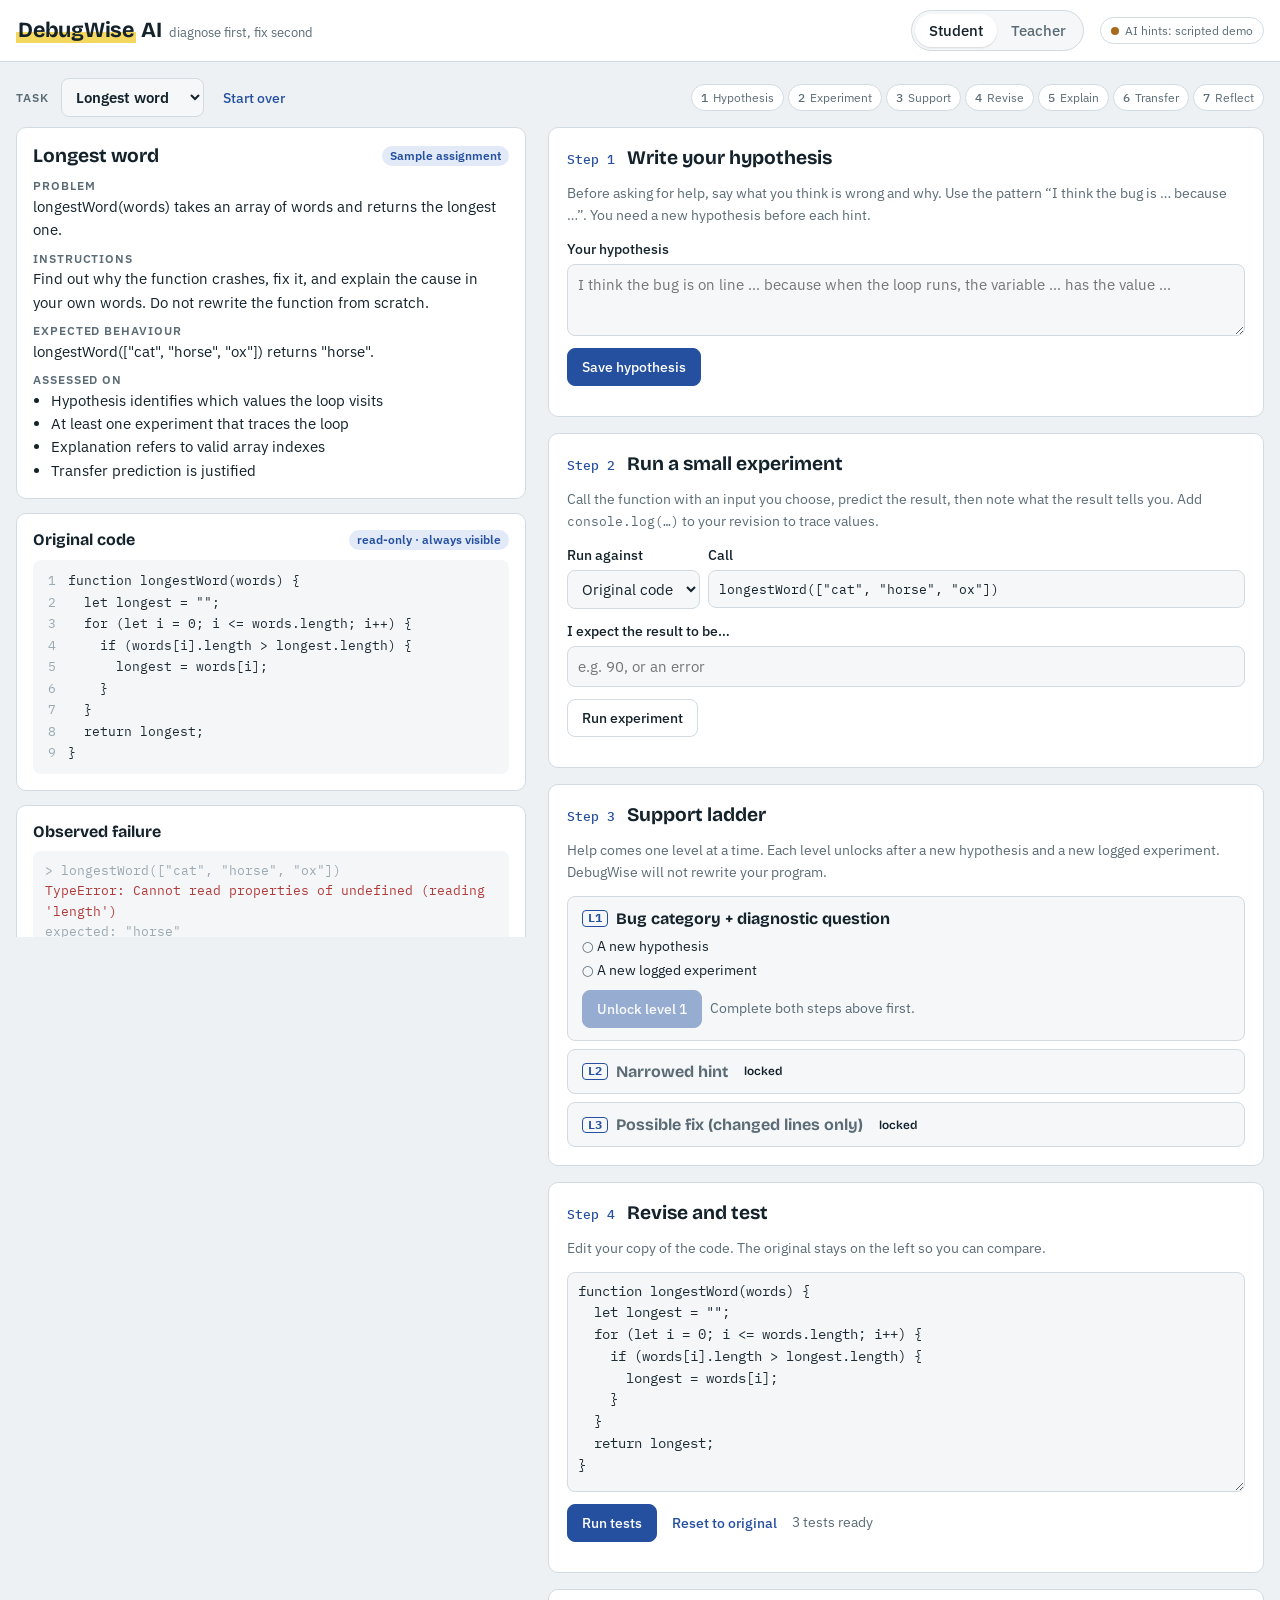
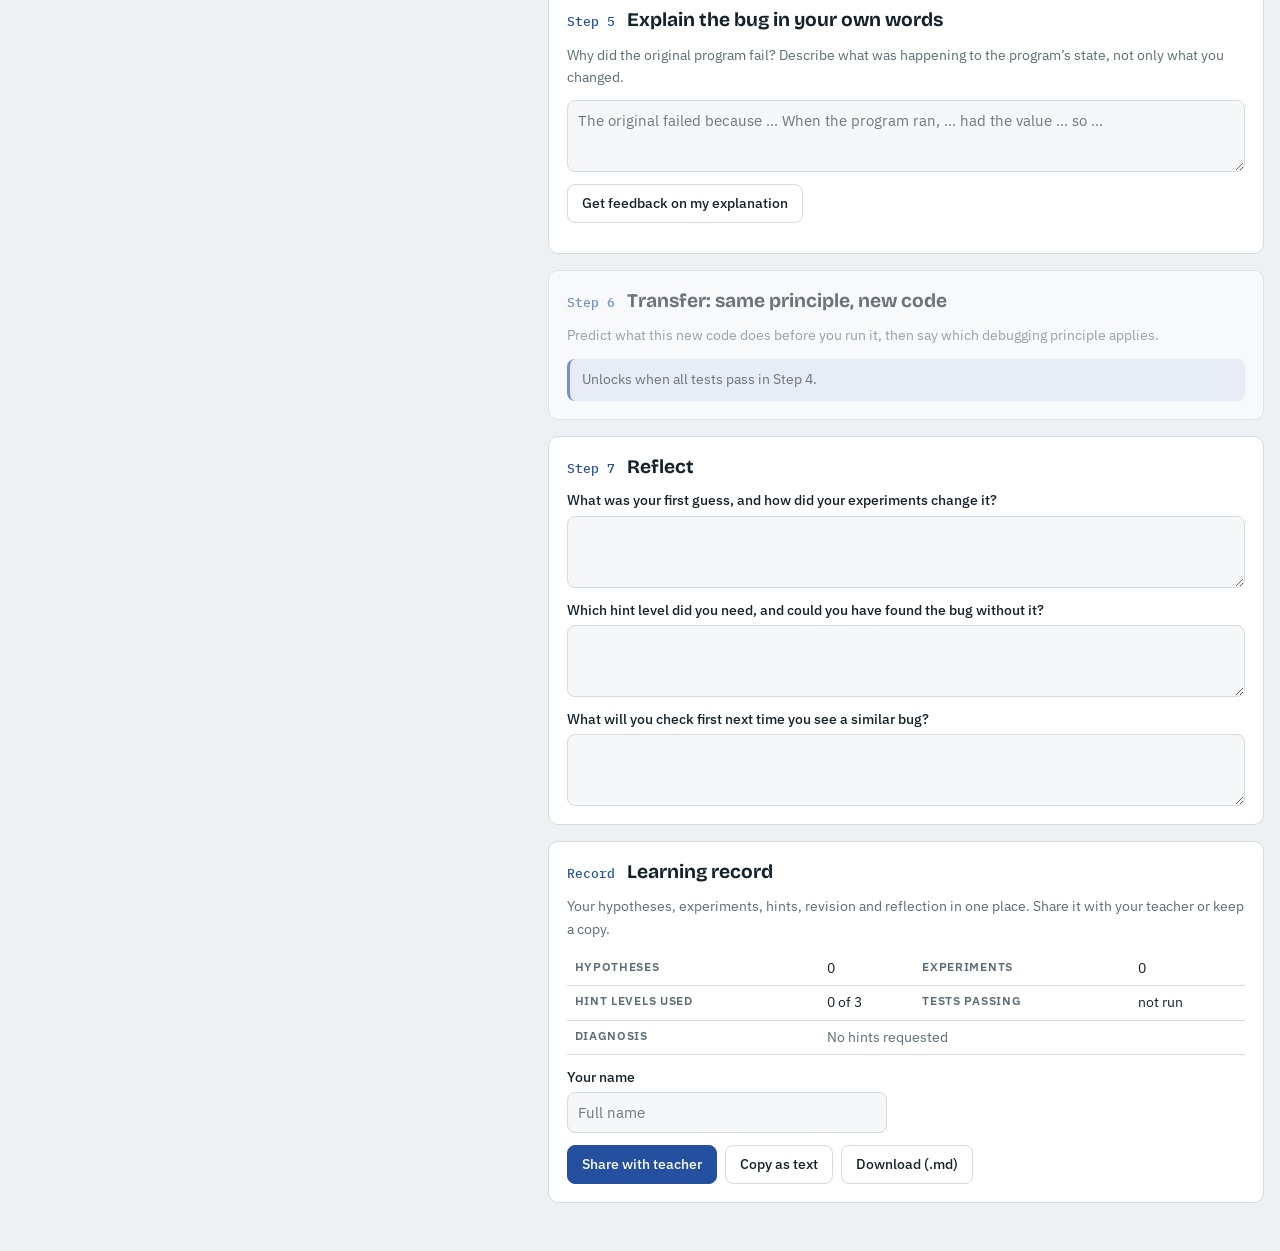
<file: legacy/debugwise-v1-offline.html>
<!doctype html>
<html lang="en"><head><meta charset="utf-8"><meta name="viewport" content="width=device-width,initial-scale=1">
<style>[hidden]{display:none!important}</style></head><body>
<title>DebugWise AI</title>
<link rel="preconnect" href="https://fonts.googleapis.com">
<link rel="preconnect" href="https://fonts.gstatic.com" crossorigin>
<link rel="stylesheet" href="https://fonts.googleapis.com/css2?family=Bricolage+Grotesque:opsz,wght@12..96,600;12..96,700&family=IBM+Plex+Mono:wght@400;500&family=IBM+Plex+Sans:wght@400;500;600&display=swap">
<style>
/* Layout: lab-notebook workspace. Evidence column (brief, original code, failure) stays pinned on the left; the debugging workflow runs down the right. */
:root{
  --bg:#EDF1F4; --surface:#FFFFFF; --sunken:#F5F7F9; --ink:#14222B; --muted:#5B6C76; --line:#D2DBE1;
  --accent:#2550A0; --accent-soft:#E3EAF7; --marker:#F3D75E; --marker-soft:#FBF1C4;
  --ok:#2C7A4B; --ok-soft:#DFF1E6; --warn:#A8691A; --warn-soft:#FBEBD3; --bad:#B23A3A; --bad-soft:#F8E1E1;
  --code-bg:#F4F6F8; --code-ink:#1C2B34; --ln:#9AA9B2;
  --f-display:"Bricolage Grotesque", "Avenir Next", system-ui, sans-serif;
  --f-body:"IBM Plex Sans", "Segoe UI", system-ui, sans-serif;
  --f-mono:"IBM Plex Mono", ui-monospace, Menlo, Consolas, monospace;
  --r:8px;
}
@media (prefers-color-scheme: dark){:root:not([data-theme="light"]){
  --bg:#0F161B; --surface:#162028; --sunken:#121B21; --ink:#E2E9ED; --muted:#93A3AD; --line:#2A3843;
  --accent:#86A8EC; --accent-soft:#1E2C45; --marker:#D6B843; --marker-soft:#3A3318;
  --ok:#6CC892; --ok-soft:#173326; --warn:#E3A857; --warn-soft:#3A2A14; --bad:#EE8080; --bad-soft:#3D1D1F;
  --code-bg:#0C1317; --code-ink:#D6E0E6; --ln:#5A6A74; color-scheme:dark}}
:root[data-theme="dark"]{
  --bg:#0F161B; --surface:#162028; --sunken:#121B21; --ink:#E2E9ED; --muted:#93A3AD; --line:#2A3843;
  --accent:#86A8EC; --accent-soft:#1E2C45; --marker:#D6B843; --marker-soft:#3A3318;
  --ok:#6CC892; --ok-soft:#173326; --warn:#E3A857; --warn-soft:#3A2A14; --bad:#EE8080; --bad-soft:#3D1D1F;
  --code-bg:#0C1317; --code-ink:#D6E0E6; --ln:#5A6A74; color-scheme:dark}
*{box-sizing:border-box}
body{background:var(--bg);color:var(--ink);font-family:var(--f-body);font-size:15px;line-height:1.55;margin:0}
h1,h2,h3{font-family:var(--f-display);text-wrap:balance;margin:0;line-height:1.2}
h2{font-size:1.2rem}
h3{font-size:1rem}
p{margin:0}
button,input,select,textarea{font:inherit;color:inherit}
:focus-visible{outline:2px solid var(--accent);outline-offset:2px}
.wrap{max-width:1320px;margin:0 auto;padding-inline:16px}
.label{font-size:.72rem;letter-spacing:.08em;text-transform:uppercase;color:var(--muted);font-weight:600}
.muted{color:var(--muted)}
.small{font-size:.85rem}
code,.mono{font-family:var(--f-mono);font-size:.88em}

/* top bar */
.top{position:sticky;top:env(safe-area-inset-top,0px);z-index:5;background:var(--surface);border-bottom:1px solid var(--line)}
.top .wrap{display:flex;align-items:center;gap:16px;flex-wrap:wrap;padding-block:10px}
.brand{display:flex;align-items:baseline;gap:8px;margin-right:auto}
.brand h1{font-size:1.35rem;letter-spacing:-.01em}
.brand h1 span{background:linear-gradient(transparent 58%,var(--marker) 58%);padding:0 2px}
.brand small{color:var(--muted);font-size:.8rem}
.seg{display:inline-flex;border:1px solid var(--line);border-radius:999px;padding:3px;background:var(--sunken)}
.seg button{border:0;background:none;padding:5px 14px;border-radius:999px;cursor:pointer;font-weight:500;color:var(--muted)}
.seg button[aria-pressed="true"]{background:var(--surface);color:var(--ink);box-shadow:0 1px 2px rgba(0,0,0,.12)}
.pill{display:inline-flex;align-items:center;gap:6px;font-size:.78rem;padding:3px 10px;border-radius:999px;border:1px solid var(--line);color:var(--muted);white-space:nowrap}
.pill .dot{width:8px;height:8px;border-radius:50%;background:var(--ln)}
.pill.live .dot{background:var(--ok)}
.pill.demo .dot{background:var(--warn)}

/* buttons & fields */
.btn{border:1px solid var(--line);background:var(--surface);padding:7px 14px;border-radius:var(--r);cursor:pointer;font-weight:500;font-size:.9rem;white-space:nowrap}
.btn:hover{border-color:var(--muted)}
.btn.primary{background:var(--accent);border-color:var(--accent);color:var(--surface)}
.btn.primary:hover{filter:brightness(1.08)}
.btn.ghost{background:none;border-color:transparent;color:var(--accent);padding-inline:6px}
.btn:disabled{opacity:.45;cursor:not-allowed;filter:none}
textarea,input[type=text],select{width:100%;background:var(--sunken);border:1px solid var(--line);border-radius:var(--r);padding:8px 10px}
textarea{resize:vertical;min-height:72px}
textarea.code{font-family:var(--f-mono);font-size:.85rem;line-height:1.6;min-height:220px;background:var(--code-bg);color:var(--code-ink);tab-size:2;white-space:pre;overflow:auto}
.field{display:grid;gap:4px}
.field>span{font-size:.85rem;font-weight:500}
.row{display:flex;gap:8px;flex-wrap:wrap;align-items:center}
.row>.grow{flex:1 1 220px;min-width:0}

/* student layout */
.taskbar{display:flex;gap:12px;align-items:center;flex-wrap:wrap;padding-block:16px 10px}
.taskbar select{width:auto;min-width:0;max-width:100%;font-weight:600}
.steps{display:flex;gap:4px;flex-wrap:wrap;margin-left:auto}
.steps a{display:inline-flex;align-items:center;gap:5px;font-size:.78rem;padding:3px 9px;border-radius:999px;border:1px solid var(--line);color:var(--muted);text-decoration:none;background:var(--surface)}
.steps a b{font-family:var(--f-mono);font-weight:500}
.steps a.done{border-color:var(--ok);color:var(--ok);background:var(--ok-soft)}
.grid{display:grid;grid-template-columns:minmax(0,5fr) minmax(0,7fr);gap:20px;align-items:start;padding-bottom:48px}
@media (max-width:920px){.grid{grid-template-columns:minmax(0,1fr)}}
.evidence{position:sticky;top:calc(env(safe-area-inset-top,0px) + 70px);display:grid;gap:14px;max-height:calc(100vh - 90px);overflow:auto;padding-right:2px}
@media (max-width:920px){.evidence{position:static;max-height:none}}
.panel{background:var(--surface);border:1px solid var(--line);border-radius:10px;padding:16px;display:grid;gap:10px;min-width:0}
.brief dl{display:grid;gap:8px;margin:0}
.brief dt{font-size:.72rem;letter-spacing:.08em;text-transform:uppercase;color:var(--muted);font-weight:600}
.brief dd{margin:0}
.brief ul{margin:0;padding-left:18px}
.codeview{background:var(--code-bg);color:var(--code-ink);border-radius:var(--r);font-family:var(--f-mono);font-size:.84rem;line-height:1.6;overflow-x:auto;padding:10px 0;margin:0}
.codeview .ln{display:flex;white-space:pre;padding-right:12px}
.codeview .ln i{font-style:normal;color:var(--ln);width:2.6em;text-align:right;padding-right:12px;flex:none;user-select:none}
.term{background:var(--code-bg);color:var(--code-ink);border-radius:var(--r);font-family:var(--f-mono);font-size:.82rem;padding:10px 12px;white-space:pre-wrap;word-break:break-word;margin:0}
.term .err{color:var(--bad)}
.term .okc{color:var(--ok)}
.term .dim{color:var(--ln)}

.flow{display:grid;gap:16px;min-width:0}
.step{background:var(--surface);border:1px solid var(--line);border-radius:10px;padding:18px;display:grid;gap:12px;min-width:0;scroll-margin-top:90px}
.step header{display:flex;gap:12px;align-items:baseline;flex-wrap:wrap}
.step header .num{font-family:var(--f-mono);font-size:.8rem;color:var(--accent);font-weight:500}
.step header p{flex-basis:100%;color:var(--muted);font-size:.9rem}
.step.locked{opacity:.6}
.log{list-style:none;margin:0;padding:0;display:grid;gap:8px}
.log li{border-left:3px solid var(--line);padding:4px 0 4px 10px;font-size:.9rem}
.log li.hyp{border-color:var(--marker)}
.log li .meta{font-size:.75rem;color:var(--muted)}
.hl{background:var(--marker-soft);padding:0 3px;border-radius:3px}

/* ladder */
.ladder{display:grid;gap:8px}
.rung{border:1px solid var(--line);border-radius:var(--r);padding:12px 14px;display:grid;gap:8px;background:var(--sunken)}
.rung.open{background:var(--surface);border-color:var(--accent)}
.rung h3{display:flex;gap:8px;align-items:center;flex-wrap:wrap}
.rung h3 .lvl{font-family:var(--f-mono);font-size:.75rem;color:var(--accent);border:1px solid currentColor;border-radius:4px;padding:0 5px}
.checks{list-style:none;padding:0;margin:0;display:grid;gap:3px;font-size:.86rem}
.checks li::before{content:"○ ";color:var(--muted)}
.checks li.met::before{content:"● ";color:var(--ok)}
.checks li.met{color:var(--ok)}
.chip{display:inline-flex;align-items:center;font-size:.74rem;font-weight:600;padding:1px 8px;border-radius:999px;white-space:nowrap}
.chip.ok{background:var(--ok-soft);color:var(--ok)}
.chip.warn{background:var(--warn-soft);color:var(--warn)}
.chip.bad{background:var(--bad-soft);color:var(--bad)}
.chip.info{background:var(--accent-soft);color:var(--accent)}
.notice{border-radius:var(--r);padding:10px 12px;font-size:.88rem}
.notice.warn{background:var(--warn-soft);color:var(--ink);border-left:3px solid var(--warn)}
.notice.info{background:var(--accent-soft);border-left:3px solid var(--accent)}
.notice.bad{background:var(--bad-soft);border-left:3px solid var(--bad)}
.notice.ok{background:var(--ok-soft);border-left:3px solid var(--ok)}

table{border-collapse:collapse;width:100%;font-size:.86rem}
th,td{text-align:left;padding:6px 8px;border-bottom:1px solid var(--line);vertical-align:top}
th{font-size:.72rem;letter-spacing:.06em;text-transform:uppercase;color:var(--muted);font-weight:600}
td.mono{font-family:var(--f-mono);font-size:.82rem;word-break:break-word}
.scroll-x{overflow-x:auto}

/* teacher */
.tabs{display:flex;gap:4px;border-bottom:1px solid var(--line);margin-block:16px 16px;flex-wrap:wrap}
.tabs button{border:0;background:none;padding:8px 14px;cursor:pointer;color:var(--muted);font-weight:500;border-bottom:2px solid transparent;margin-bottom:-1px}
.tabs button[aria-selected="true"]{color:var(--ink);border-color:var(--accent)}
.stats{display:grid;grid-template-columns:repeat(auto-fit,minmax(150px,1fr));gap:10px;margin-bottom:16px}
.stat{background:var(--surface);border:1px solid var(--line);border-radius:10px;padding:12px 14px}
.stat b{display:block;font-family:var(--f-display);font-size:1.6rem;font-variant-numeric:tabular-nums}
.tgrid{display:grid;grid-template-columns:minmax(0,4fr) minmax(0,7fr);gap:20px;align-items:start;padding-bottom:48px}
@media (max-width:920px){.tgrid{grid-template-columns:minmax(0,1fr)}}
.reclist{display:grid;gap:8px}
.rec{background:var(--surface);border:1px solid var(--line);border-radius:10px;padding:12px 14px;text-align:left;cursor:pointer;display:grid;gap:6px;width:100%}
.rec[aria-current="true"]{border-color:var(--accent);box-shadow:0 0 0 1px var(--accent)}
.rec .top-line{display:flex;justify-content:space-between;gap:8px;flex-wrap:wrap}
.rec .chips{display:flex;gap:4px;flex-wrap:wrap}
.timeline{list-style:none;margin:0;padding:0;display:grid;gap:10px}
.timeline li{display:grid;grid-template-columns:62px minmax(0,1fr);gap:10px;font-size:.9rem}
.timeline .t{font-family:var(--f-mono);font-size:.78rem;color:var(--muted);padding-top:2px}
.timeline .kind{font-size:.72rem;letter-spacing:.06em;text-transform:uppercase;font-weight:600}
.k-hyp{color:var(--warn)} .k-exp{color:var(--accent)} .k-hint{color:var(--bad)} .k-test{color:var(--ok)}
.two{display:grid;grid-template-columns:minmax(0,1fr) minmax(0,1fr);gap:12px}
@media (max-width:640px){.two{grid-template-columns:minmax(0,1fr)}}
.toast{position:fixed;left:50%;bottom:calc(20px + env(safe-area-inset-bottom,0px));transform:translateX(-50%);background:var(--ink);color:var(--bg);padding:9px 16px;border-radius:999px;font-size:.88rem;z-index:20}
.example-tag{font-size:.7rem;font-weight:600;color:var(--muted);border:1px dashed var(--muted);border-radius:4px;padding:0 5px}
@media (prefers-reduced-motion:no-preference){.rung.open{animation:rise .25s ease-out}@keyframes rise{from{transform:translateY(4px)}to{transform:none}}}
</style>

<header class="top">
  <div class="wrap">
    <div class="brand"><h1><span>DebugWise</span> AI</h1><small>diagnose first, fix second</small></div>
    <div class="seg" role="group" aria-label="View as">
      <button id="roleStudent" aria-pressed="true">Student</button>
      <button id="roleTeacher" aria-pressed="false">Teacher</button>
    </div>
    <span class="pill" id="aiPill" title="Where hints come from"><span class="dot"></span><span id="aiPillText">Connecting to Claude…</span></span>
  </div>
</header>

<!-- ============ STUDENT VIEW ============ -->
<main id="studentView" class="wrap">
  <div class="taskbar">
    <label class="label" for="taskSel">Task</label>
    <select id="taskSel"></select>
    <button class="btn ghost small" id="resetTask">Start over</button>
    <nav class="steps" id="steps" aria-label="Progress"></nav>
  </div>

  <div class="grid">
    <aside class="evidence" aria-label="Evidence">
      <section class="panel brief" id="brief"></section>
      <section class="panel">
        <div class="row" style="justify-content:space-between"><h3>Original code</h3><span class="chip info">read-only · always visible</span></div>
        <pre class="codeview" id="origCode"></pre>
      </section>
      <section class="panel">
        <h3>Observed failure</h3>
        <pre class="term" id="failOut">Running…</pre>
      </section>
    </aside>

    <div class="flow">
      <section class="step" id="s1">
        <header><span class="num">Step 1</span><h2>Write your hypothesis</h2>
          <p>Before asking for help, say what you think is wrong and why. Use the pattern “I think the bug is … because …”. You need a new hypothesis before each hint.</p></header>
        <label class="field"><span>Your hypothesis</span>
          <textarea id="hypText" placeholder="I think the bug is on line … because when the loop runs, the variable … has the value …"></textarea></label>
        <div class="row"><button class="btn primary" id="hypSave">Save hypothesis</button><span class="small muted" id="hypMsg"></span></div>
        <ol class="log" id="hypList"></ol>
      </section>

      <section class="step" id="s2">
        <header><span class="num">Step 2</span><h2>Run a small experiment</h2>
          <p>Call the function with an input you choose, predict the result, then note what the result tells you. Add <code>console.log(…)</code> to your revision to trace values.</p></header>
        <div class="row">
          <label class="field" style="flex:0 0 auto"><span>Run against</span>
            <select id="expTarget"><option value="orig">Original code</option><option value="rev">My revision</option></select></label>
          <label class="field grow"><span>Call</span><input type="text" id="expCall" class="mono" spellcheck="false"></label>
        </div>
        <label class="field"><span>I expect the result to be…</span><input type="text" id="expExpect" placeholder="e.g. 90, or an error"></label>
        <div class="row"><button class="btn" id="expRun">Run experiment</button></div>
        <pre class="term" id="expOut" hidden></pre>
        <div id="expNoteWrap" hidden class="field">
          <label class="field"><span>What does this result tell you?</span>
            <textarea id="expNote" placeholder="The result was … which means …"></textarea></label>
          <div class="row"><button class="btn primary" id="expLog">Log experiment</button><span class="small muted" id="expMsg"></span></div>
        </div>
        <ol class="log" id="expList"></ol>
      </section>

      <section class="step" id="s3">
        <header><span class="num">Step 3</span><h2>Support ladder</h2>
          <p>Help comes one level at a time. Each level unlocks after a new hypothesis and a new logged experiment. DebugWise will not rewrite your program.</p></header>
        <div class="ladder" id="ladder"></div>
      </section>

      <section class="step" id="s4">
        <header><span class="num">Step 4</span><h2>Revise and test</h2>
          <p>Edit your copy of the code. The original stays on the left so you can compare.</p></header>
        <textarea class="code" id="revCode" spellcheck="false" aria-label="Revised code"></textarea>
        <div class="row"><button class="btn primary" id="runTests">Run tests</button><button class="btn ghost" id="revReset">Reset to original</button><span class="small muted" id="testSummary"></span></div>
        <div class="scroll-x" id="testOut"></div>
      </section>

      <section class="step" id="s5">
        <header><span class="num">Step 5</span><h2>Explain the bug in your own words</h2>
          <p>Why did the original program fail? Describe what was happening to the program’s state, not only what you changed.</p></header>
        <textarea id="explText" placeholder="The original failed because … When the program ran, … had the value … so …"></textarea>
        <div class="row"><button class="btn" id="explCheck">Get feedback on my explanation</button><span class="small muted" id="explMsg"></span></div>
        <div id="explFb"></div>
      </section>

      <section class="step" id="s6">
        <header><span class="num">Step 6</span><h2>Transfer: same principle, new code</h2>
          <p>Predict what this new code does before you run it, then say which debugging principle applies.</p></header>
        <div id="transferBody"></div>
      </section>

      <section class="step" id="s7">
        <header><span class="num">Step 7</span><h2>Reflect</h2></header>
        <label class="field"><span>What was your first guess, and how did your experiments change it?</span><textarea id="ref1"></textarea></label>
        <label class="field"><span>Which hint level did you need, and could you have found the bug without it?</span><textarea id="ref2"></textarea></label>
        <label class="field"><span>What will you check first next time you see a similar bug?</span><textarea id="ref3"></textarea></label>
      </section>

      <section class="step" id="s8">
        <header><span class="num">Record</span><h2>Learning record</h2>
          <p>Your hypotheses, experiments, hints, revision and reflection in one place. Share it with your teacher or keep a copy.</p></header>
        <div id="recordSummary"></div>
        <label class="field" style="max-width:320px"><span>Your name</span><input type="text" id="studentName" placeholder="Full name"></label>
        <div class="row">
          <button class="btn primary" id="shareRec">Share with teacher</button>
          <button class="btn" id="copyRec">Copy as text</button>
          <button class="btn" id="dlRec">Download (.md)</button>
          <span class="small muted" id="shareMsg"></span>
        </div>
        <textarea id="recFallback" hidden readonly class="code" style="min-height:160px"></textarea>
      </section>
    </div>
  </div>
</main>

<!-- ============ TEACHER VIEW ============ -->
<main id="teacherView" class="wrap" hidden>
  <div class="tabs" role="tablist">
    <button role="tab" id="tabRecords" aria-selected="true">Learning records</button>
    <button role="tab" id="tabTasks" aria-selected="false">Assignments</button>
  </div>

  <div id="paneRecords">
    <div class="stats" id="stats"></div>
    <div class="tgrid">
      <div>
        <div class="row" style="justify-content:space-between;margin-bottom:8px">
          <span class="label">Records</span>
          <label class="small row" style="gap:6px"><input type="checkbox" id="onlyFlagged"> Flagged only</label>
        </div>
        <div class="reclist" id="recList"></div>
      </div>
      <div id="recDetail"></div>
    </div>
  </div>

  <div id="paneTasks" hidden>
    <div class="tgrid">
      <div class="reclist" id="taskList"></div>
      <form class="panel" id="taskForm" autocomplete="off">
        <h2>New assignment</h2>
        <p class="small muted">Students open DebugWise, pick this task, and follow the same diagnose → experiment → revise → explain workflow. Code runs as JavaScript in the browser.</p>
        <label class="field"><span>Title</span><input type="text" id="tfTitle" required placeholder="e.g. Shopping cart total"></label>
        <label class="field"><span>Problem</span><textarea id="tfProblem" required placeholder="What the program is supposed to do."></textarea></label>
        <label class="field"><span>Instructions</span><textarea id="tfInstr" placeholder="What students should do and submit."></textarea></label>
        <label class="field"><span>Expected behaviour</span><input type="text" id="tfExpected" placeholder="e.g. cartTotal([2, 3.5]) returns 5.5"></label>
        <label class="field"><span>Assessment criteria (one per line)</span><textarea id="tfCriteria" placeholder="Hypothesis names the faulty state&#10;Explanation describes why the original failed"></textarea></label>
        <label class="field"><span>Buggy code</span><textarea id="tfCode" class="code" required spellcheck="false" style="min-height:160px"></textarea></label>
        <label class="field"><span>Tests (one per line: <code>call =&gt; expected JSON</code>)</span><textarea id="tfTests" class="mono" spellcheck="false" placeholder='cartTotal([2, 3.5]) => 5.5&#10;cartTotal([]) => 0'></textarea></label>
        <div class="row"><button class="btn primary" type="submit">Create assignment</button><span class="small muted" id="tfMsg"></span></div>
      </form>
    </div>
  </div>
</main>

<div class="toast" id="toast" hidden></div>

<script>
(() => {
"use strict";

/* ---------------- preset assignments ---------------- */
const PRESETS = [
  {
    id: "longest-word", title: "Longest word", preset: true,
    problem: "longestWord(words) takes an array of words and returns the longest one.",
    instructions: "Find out why the function crashes, fix it, and explain the cause in your own words. Do not rewrite the function from scratch.",
    expected: 'longestWord(["cat", "horse", "ox"]) returns "horse".',
    criteria: ["Hypothesis identifies which values the loop visits", "At least one experiment that traces the loop", "Explanation refers to valid array indexes", "Transfer prediction is justified"],
    code: 'function longestWord(words) {\n  let longest = "";\n  for (let i = 0; i <= words.length; i++) {\n    if (words[i].length > longest.length) {\n      longest = words[i];\n    }\n  }\n  return longest;\n}',
    demoCall: 'longestWord(["cat", "horse", "ox"])', demoExpect: "horse",
    tests: [{ call: 'longestWord(["cat", "horse", "ox"])', expect: "horse" }, { call: 'longestWord(["a"])', expect: "a" }, { call: 'longestWord(["hi", "hey"])', expect: "hey" }],
    scripted: {
      category: "Off-by-one / index out of range",
      misconception: "Treating words.length as the last valid index, when the last index is words.length - 1.",
      confidence: 0.92,
      keywords: ["<=", "length", "index", "off by one", "off-by-one", "undefined", "last", "bound", "past the end"],
      l1: "For an array of 3 words, which values of i does the loop visit? Which of those indexes actually hold a word?",
      l2: "Focus on the loop condition on line 3. Put console.log(i, words[i]) as the first line inside the loop in your revision, then run longestWord([\"cat\", \"horse\", \"ox\"]) against it. Look at the last line printed.",
      l3: "Line 3 → for (let i = 0; i < words.length; i++) {\nThe loop must stop at the last valid index, so use < instead of <=."
    },
    transfer: {
      code: 'function lastItem(list) {\n  return list[list.length];\n}',
      call: 'lastItem(["red", "green", "blue"])',
      question: 'What does lastItem(["red", "green", "blue"]) return? Why?'
    }
  },
  {
    id: "class-average", title: "Class average", preset: true,
    problem: "average(scores) returns the mean of an array of test scores.",
    instructions: "Work out why average() throws an error, fix it with the smallest change you can, and explain what the program state was when it failed.",
    expected: "average([80, 90, 100]) returns 90.",
    criteria: ["Hypothesis says where total exists and what value it holds", "Experiment traces total across iterations", "Explanation uses the idea of scope or re-initialisation", "Reflection names a check for next time"],
    code: 'function average(scores) {\n  let count = 0;\n  for (let i = 0; i < scores.length; i++) {\n    let total = 0;\n    total = total + scores[i];\n    count++;\n  }\n  return total / count;\n}',
    demoCall: "average([80, 90, 100])", demoExpect: 90,
    tests: [{ call: "average([80, 90, 100])", expect: 90 }, { call: "average([50])", expect: 50 }, { call: "average([70, 80])", expect: 75 }],
    scripted: {
      category: "Variable scope / accumulator placement",
      misconception: "Believing a variable declared inside a loop body keeps its value between passes and is still visible after the loop.",
      confidence: 0.86,
      keywords: ["scope", "inside the loop", "declared inside", "reset", "block", "not defined", "outside", "every time", "each time"],
      l1: "Where does total exist? Which lines of the program can see it, and what is its value at the start of each pass through the loop?",
      l2: "Look at lines 3–7. Trace total for scores [80, 90] by writing its value after each pass. Then check what the return on line 8 can actually see.",
      l3: "Move line 4 above the loop: declare let total = 0; before the for on line 3, and remove it from inside the loop.\nThe accumulator must be created once and must still exist when you return."
    },
    transfer: {
      code: 'function countPassed(scores) {\n  for (let i = 0; i < scores.length; i++) {\n    let passed = 0;\n    if (scores[i] >= 50) passed++;\n  }\n  return passed;\n}',
      call: "countPassed([40, 70, 90])",
      question: "What happens when you call countPassed([40, 70, 90])? Which part of your earlier fix applies here?"
    }
  },
  {
    id: "study-minutes", title: "Study minutes", preset: true,
    problem: "totalMinutes(entries) adds up study minutes typed into a form. Form fields always give back text.",
    instructions: "The total is wrong but nothing crashes. Find the cause, fix it, and explain the difference between what you expected and what the program did.",
    expected: 'totalMinutes(["30", "45", "20"]) returns 95.',
    criteria: ["Hypothesis considers the type of each value", "Experiment checks how + behaves", "Explanation names string concatenation vs addition", "Transfer prediction is justified"],
    code: 'function totalMinutes(entries) {\n  // entries come from a form, e.g. ["30", "45", "20"]\n  let total = 0;\n  for (const e of entries) {\n    total = total + e;\n  }\n  return total;\n}',
    demoCall: 'totalMinutes(["30", "45", "20"])', demoExpect: 95,
    tests: [{ call: 'totalMinutes(["30", "45", "20"])', expect: 95 }, { call: "totalMinutes([])", expect: 0 }, { call: 'totalMinutes(["5"])', expect: 5 }],
    scripted: {
      category: "Data types / implicit type coercion",
      misconception: "Assuming values from a form are numbers, and that + always means addition.",
      confidence: 0.88,
      keywords: ["string", "type", "concaten", "number", "coerc", "text", "join", "glue", "typeof"],
      l1: "What is the type of each item in entries? What does + do when one side is a string?",
      l2: "Try two experiments: totalMinutes([\"1\", \"2\"]) and a revision that logs typeof total inside the loop. Then look closely at line 5, where each entry is added to total.",
      l3: "Line 5 → total = total + Number(e);\nConvert each entry to a number before adding, so + means addition instead of joining text."
    },
    transfer: {
      code: 'function averageAge(ages) {\n  // ages come from a form, e.g. ["18", "20", "22"]\n  let sum = 0;\n  for (const a of ages) sum += a;\n  return sum / ages.length;\n}',
      call: 'averageAge(["18", "20", "22"])',
      question: 'What does averageAge(["18", "20", "22"]) return? It is not 20. Why?'
    }
  }
];

/* ---------------- storage ---------------- */
const store = {
  get(k, d) { try { const v = localStorage.getItem(k); return v ? JSON.parse(v) : d; } catch (e) { return d; } },
  set(k, v) { try { localStorage.setItem(k, JSON.stringify(v)); } catch (e) {} }
};
const K = { tasks: "dw.customTasks", prog: "dw.progress", recs: "dw.records", name: "dw.name", task: "dw.task" };

let customTasks = store.get(K.tasks, []);
let progressAll = store.get(K.prog, {});
let sharedRecs = store.get(K.recs, []);
const allTasks = () => PRESETS.concat(customTasks);
const taskById = id => allTasks().find(t => t.id === id);

let curTaskId = (() => {
  const h = (location.hash || "").slice(1);
  if (h && taskById(h)) return h;
  const s = store.get(K.task, null);
  return s && taskById(s) ? s : PRESETS[0].id;
})();

const blankProgress = task => ({
  startedAt: Date.now(), hypotheses: [], experiments: [], hints: [], revised: task.code,
  tests: null, testRuns: 0, explanation: "", explFeedback: null,
  transfer: { prediction: "", result: null, matched: "", why: "" },
  ref: { a: "", b: "", c: "" }, flags: [], diagnosis: null
});
const P = () => {
  if (!progressAll[curTaskId]) progressAll[curTaskId] = blankProgress(taskById(curTaskId));
  return progressAll[curTaskId];
};
const save = () => store.set(K.prog, progressAll);

/* ---------------- helpers ---------------- */
const $ = id => document.getElementById(id);
const esc = s => String(s == null ? "" : s).replace(/[&<>"']/g, c => ({ "&": "&amp;", "<": "&lt;", ">": "&gt;", '"': "&quot;", "'": "&#39;" }[c]));
const words = s => (s || "").trim().split(/\s+/).filter(Boolean).length;
const clock = t => { const d = new Date(t); return d.toLocaleTimeString([], { hour: "2-digit", minute: "2-digit" }); };
const since = (t, start) => { const s = Math.max(0, Math.round((t - start) / 1000)); return Math.floor(s / 60) + ":" + String(s % 60).padStart(2, "0"); };
function fmt(v) {
  if (typeof v === "string") return JSON.stringify(v);
  if (v === undefined) return "undefined";
  if (typeof v === "number" && isNaN(v)) return "NaN";
  if (typeof v === "function") return "[function]";
  try { return JSON.stringify(v); } catch (e) { return String(v); }
}
let toastT;
function toast(msg) { const t = $("toast"); t.textContent = msg; t.hidden = false; clearTimeout(toastT); toastT = setTimeout(() => t.hidden = true, 2600); }

/* ---------------- sandboxed JS runner (Web Worker, 2 s limit) ---------------- */
const WORKER_SRC = `
const fmt = ${fmt.toString()};
self.onmessage = (e) => {
  const { code, call } = e.data; const logs = [];
  const con = { log: (...a) => logs.push(a.map(x => typeof x === "string" ? x : fmt(x)).join(" ")) };
  con.error = con.log; con.warn = con.log; con.info = con.log;
  try {
    const fn = new Function("console", code + "\\n;return (" + call + ");");
    const v = fn(con);
    postMessage({ ok: true, value: fmt(v), logs });
  } catch (err) {
    postMessage({ ok: false, error: (err && err.name ? err.name + ": " + err.message : String(err)), logs });
  }
};`;
let workerURL = null;
try { workerURL = URL.createObjectURL(new Blob([WORKER_SRC], { type: "text/javascript" })); } catch (e) {}
function runCode(code, call) {
  return new Promise(resolve => {
    let w;
    try { w = new Worker(workerURL); } catch (e) {
      // Fallback without a worker: no infinite-loop protection.
      const logs = [];
      const con = { log: (...a) => logs.push(a.map(x => typeof x === "string" ? x : fmt(x)).join(" ")) };
      try { const v = new Function("console", code + "\n;return (" + call + ");")(con); resolve({ ok: true, value: fmt(v), logs }); }
      catch (err) { resolve({ ok: false, error: err.name + ": " + err.message, logs }); }
      return;
    }
    const timer = setTimeout(() => { w.terminate(); resolve({ ok: false, error: "Stopped after 2 seconds: the code may be stuck in an infinite loop.", logs: [] }); }, 2000);
    w.onmessage = e => { clearTimeout(timer); w.terminate(); resolve(e.data); };
    w.onerror = e => { clearTimeout(timer); w.terminate(); resolve({ ok: false, error: e.message || "Error", logs: [] }); e.preventDefault(); };
    w.postMessage({ code, call });
  });
}
function termHTML(call, r, expect) {
  let h = `<span class="dim">&gt; ${esc(call)}</span>\n`;
  (r.logs || []).forEach(l => h += `<span class="dim">log:</span> ${esc(l)}\n`);
  h += r.ok ? `${esc(r.value)}` : `<span class="err">${esc(r.error)}</span>`;
  if (expect !== undefined) h += `\n<span class="dim">expected: ${esc(fmt(expect))}</span>`;
  return h;
}

/* ---------------- Claude connection ---------------- */
let sample = null, downloads = null, aiState = "connecting";
function setAi(state) {
  aiState = state;
  const pill = $("aiPill"), txt = $("aiPillText");
  pill.className = "pill " + (state === "live" ? "live" : state === "demo" ? "demo" : "");
  txt.textContent = state === "live" ? "AI hints: Claude" : state === "demo" ? "AI hints: scripted demo" : "Connecting to Claude…";
  pill.title = state === "live" ? "Diagnoses and hints are generated by Claude for any code." : "Claude is not available in this view, so preset tasks use pre-written diagnoses and custom tasks use generic prompts.";
  renderLadder();
}
(async () => {
  if (!window.claude || typeof window.claude.use !== "function") { setAi("demo"); return; }
  try { downloads = await window.claude.use("downloads"); } catch (e) {}
  try { sample = await window.claude.use("sample"); } catch (e) { sample = null; }
  setAi(sample ? "live" : "demo");
})();

function aiErrorCopy(e) {
  const c = e && e.code;
  if (c === "not_granted" || c === "sampling_disabled" || c === "not_declared" || c === "capability_disabled" || c === "capability_removed") { sample = null; setAi("demo"); return "Claude isn’t enabled for this page, so DebugWise switched to scripted hints."; }
  if (c === "rate_limited") return "Too many requests right now. Wait a minute, then try again.";
  if (c === "session_expired") return "Your Claude session expired. Sign in again, then retry.";
  return "Claude couldn’t answer this time. Try again.";
}

/* ---------------- diagnosis ---------------- */
function numbered(code) { return code.split("\n").map((l, i) => String(i + 1).padStart(2, " ") + "  " + l).join("\n"); }
function scriptedStatus(task, text) {
  const kws = (task.scripted && task.scripted.keywords) || [];
  const t = (text || "").toLowerCase();
  const hits = kws.filter(k => t.includes(k.toLowerCase())).length;
  return hits >= 2 ? "on_track" : hits === 1 ? "partly" : "off_track";
}
const statusCopy = {
  on_track: "Your hypothesis is pointing in the right direction. Use the next experiment to confirm it.",
  partly: "Part of your hypothesis is useful. Narrow it down: which exact value is wrong, and on which line does it go wrong?",
  off_track: "Your hypothesis doesn’t match the evidence yet. Compare what you expected with what the experiment actually returned."
};
function scriptedHint(task, level, hyp) {
  const s = task.scripted;
  const status = s ? scriptedStatus(task, hyp) : "partly";
  if (!s) {
    const generic = [
      "Which value in the program is different from what you expect? Name the variable and the line where it first goes wrong.",
      "Pick the smallest input that still fails. Add console.log for every variable that changes inside the loop or function, and compare each printed value with your own hand trace.",
      "No automatic fix is available for this task in demo mode. Compare your hand trace with the logged values line by line; the first line where they differ is where the fix belongs."
    ];
    return { category: "Unclassified (demo mode)", misconception: "Not analysed: Claude is unavailable, so this diagnosis is generic.", confidence: 0.35, hypothesis_status: status, hypothesis_feedback: statusCopy[status], support: generic[level - 1], fix_lines: "", source: "scripted" };
  }
  return { category: s.category, misconception: s.misconception, confidence: s.confidence, hypothesis_status: status, hypothesis_feedback: statusCopy[status], support: level === 1 ? s.l1 : level === 2 ? s.l2 : "", fix_lines: level === 3 ? s.l3 : "", source: "scripted" };
}
async function aiHint(task, level, prog, failText, signal) {
  const hyps = prog.hypotheses.map((h, i) => `${i + 1}. ${h.text}`).join("\n") || "(none)";
  const exps = prog.experiments.map((x, i) => `${i + 1}. ran ${x.call} on ${x.target === "orig" ? "original" : "revised"} code; expected ${x.expect || "(not stated)"}; got ${x.result}; student note: ${x.note}`).join("\n") || "(none)";
  const prev = prog.hints.map(h => `Level ${h.level}: ${h.payload.support || h.payload.fix_lines}`).join("\n") || "(none)";
  const prompt = `You are DebugWise AI, a debugging tutor for undergraduate novice programmers. Your job is to support the student's own diagnosis using tiered scaffolding. Never return a full corrected program.

ASSIGNMENT: ${task.title}
Problem: ${task.problem}
Expected behaviour: ${task.expected || "(not given)"}

ORIGINAL CODE (JavaScript, line-numbered):
${numbered(task.code)}

OBSERVED FAILURE:
${failText}

STUDENT HYPOTHESES (oldest first):
${hyps}

STUDENT EXPERIMENTS:
${exps}

HINTS ALREADY GIVEN:
${prev}

The student is requesting support LEVEL ${level} of 3.
- Level 1: name the likely bug category and the misconception behind it, and ask ONE diagnostic question that makes the student inspect program state. Do not give a line number or the fix.
- Level 2: a narrowed hint that points to the relevant line range and says what to trace or log. No corrected code.
- Level 3: a minimal possible fix: only the changed line(s), with one sentence on why. Never the whole program.
Also judge the student's LATEST hypothesis against the real bug, and give 1-2 sentences of feedback that do not reveal more than the current level allows.
Set confidence honestly (0 to 1): how sure you are that your diagnosis is the real cause. Use below 0.6 if the code or failure is ambiguous.

Reply with only JSON:
{"category": string, "misconception": string, "confidence": number, "hypothesis_status": "on_track"|"partly"|"off_track", "hypothesis_feedback": string, "support": string, "fix_lines": string}
For levels 1 and 2, fix_lines must be "". For level 3, support may be "".`;
  const r = await sample.json(prompt, { signal, cache: false });
  if (!r || typeof r !== "object") throw { code: "invalid_json" };
  const conf = Number(r.confidence);
  return {
    category: String(r.category || "Unclassified"), misconception: String(r.misconception || ""),
    confidence: isFinite(conf) ? Math.max(0, Math.min(1, conf)) : 0.5,
    hypothesis_status: ["on_track", "partly", "off_track"].includes(r.hypothesis_status) ? r.hypothesis_status : "partly",
    hypothesis_feedback: String(r.hypothesis_feedback || ""), support: String(r.support || ""),
    fix_lines: level === 3 ? String(r.fix_lines || "") : "", source: "ai"
  };
}

/* ---------------- flags (guardrails) ---------------- */
function addFlag(prog, type, msg) {
  if (prog.flags.some(f => f.type === type)) return;
  prog.flags.push({ type, msg, at: Date.now() });
}
const FLAG_LABEL = { low_conf: "Low-confidence diagnosis", rapid: "Rapid hint requests", early_fix: "Early jump to fix", off_track_fix: "Fix reached with off-track hypothesis", thin_expl: "Thin explanation" };

/* ---------------- student rendering ---------------- */
let failText = "";
function renderTaskSelect() {
  $("taskSel").innerHTML = allTasks().map(t => `<option value="${esc(t.id)}"${t.id === curTaskId ? " selected" : ""}>${esc(t.title)}${t.preset ? "" : " (teacher-created)"}</option>`).join("");
}
function renderBrief() {
  const t = taskById(curTaskId);
  $("brief").innerHTML = `<div class="row" style="justify-content:space-between"><h2>${esc(t.title)}</h2><span class="chip info">${t.preset ? "Sample assignment" : "Teacher assignment"}</span></div>
  <dl>
    <div><dt>Problem</dt><dd>${esc(t.problem)}</dd></div>
    ${t.instructions ? `<div><dt>Instructions</dt><dd>${esc(t.instructions)}</dd></div>` : ""}
    ${t.expected ? `<div><dt>Expected behaviour</dt><dd>${esc(t.expected)}</dd></div>` : ""}
    ${t.criteria && t.criteria.length ? `<div><dt>Assessed on</dt><dd><ul>${t.criteria.map(c => `<li>${esc(c)}</li>`).join("")}</ul></dd></div>` : ""}
  </dl>`;
  $("origCode").innerHTML = t.code.split("\n").map((l, i) => `<span class="ln"><i>${i + 1}</i>${esc(l) || " "}</span>`).join("");
}
async function renderFailure() {
  const t = taskById(curTaskId);
  $("failOut").innerHTML = "Running…";
  const r = await runCode(t.code, t.demoCall);
  failText = `> ${t.demoCall}\n` + (r.ok ? r.value : r.error) + (t.demoExpect !== undefined ? `\nexpected: ${fmt(t.demoExpect)}` : "");
  $("failOut").innerHTML = termHTML(t.demoCall, r, t.demoExpect);
}
function renderHyps() {
  const p = P();
  $("hypList").innerHTML = p.hypotheses.slice().reverse().map((h, i) => `<li class="hyp"><div class="meta">Hypothesis ${p.hypotheses.length - i} · ${since(h.at, p.startedAt)} in</div>${esc(h.text)}</li>`).join("");
}
function renderExps() {
  const p = P();
  $("expList").innerHTML = p.experiments.slice().reverse().map((x, i) => `<li><div class="meta">Experiment ${p.experiments.length - i} · ${x.target === "orig" ? "original" : "revision"} · ${since(x.at, p.startedAt)} in</div><code>${esc(x.call)}</code> → <code>${esc(x.result)}</code>${x.expect ? ` <span class="muted small">(expected ${esc(x.expect)})</span>` : ""}<div>${esc(x.note)}</div></li>`).join("");
}
function gate(p) {
  const last = p.hints.length ? p.hints[p.hints.length - 1].at : 0;
  const lastHyp = p.hypotheses.filter(h => h.at > last);
  const lastExp = p.experiments.filter(x => x.at > last);
  return { hyp: lastHyp.length > 0, exp: lastExp.length > 0, hypText: lastHyp.length ? lastHyp[lastHyp.length - 1].text : "" };
}
let hintCtl = null, hintBusy = false, hintErr = "";
function renderLadder() {
  const p = P(), t = taskById(curTaskId);
  if (!t) return;
  const g = gate(p), next = p.hints.length + 1;
  const names = ["Bug category + diagnostic question", "Narrowed hint", "Possible fix (changed lines only)"];
  let h = "";
  const d = p.diagnosis;
  if (d && d.confidence < 0.6) h += `<div class="notice warn"><b>DebugWise is not sure about this diagnosis</b> (confidence ${Math.round(d.confidence * 100)}%). Treat the hints as suggestions and check them with your own experiments. Your teacher has been notified to review it.</div>`;
  for (let L = 1; L <= 3; L++) {
    const got = p.hints.find(x => x.level === L);
    if (got) {
      const y = got.payload;
      h += `<div class="rung open"><h3><span class="lvl">L${L}</span>${names[L - 1]}<span class="chip ${y.source === "ai" ? "info" : "warn"}">${y.source === "ai" ? "Claude" : "scripted"}</span></h3>
        ${L === 1 ? `<div class="small"><span class="label">Likely category</span><br>${esc(y.category)}</div><div class="small"><span class="label">Possible misconception</span><br>${esc(y.misconception)}</div>` : ""}
        ${y.support ? `<div>${esc(y.support).replace(/\n/g, "<br>")}</div>` : ""}
        ${y.fix_lines ? `<pre class="term">${esc(y.fix_lines)}</pre>` : ""}
        ${y.hypothesis_feedback ? `<div class="notice ${y.hypothesis_status === "on_track" ? "ok" : y.hypothesis_status === "off_track" ? "bad" : "info"} small"><b>On your hypothesis:</b> ${esc(y.hypothesis_feedback)}</div>` : ""}
      </div>`;
    } else if (L === next) {
      const ready = g.hyp && g.exp;
      h += `<div class="rung"><h3><span class="lvl">L${L}</span>${names[L - 1]}</h3>
        <ul class="checks"><li class="${g.hyp ? "met" : ""}">A new hypothesis${p.hints.length ? " since your last hint" : ""}</li><li class="${g.exp ? "met" : ""}">A new logged experiment${p.hints.length ? " since your last hint" : ""}</li></ul>
        <div class="row"><button class="btn primary" id="hintReq" ${ready && !hintBusy && aiState !== "connecting" ? "" : "disabled"}>${hintBusy ? "Thinking…" : `Unlock level ${L}`}</button>
        ${hintBusy ? `<button class="btn ghost" id="hintStop">Stop</button>` : ""}
        <span class="small muted">${aiState === "connecting" ? "Connecting to Claude…" : !ready ? "Complete both steps above first." : ""}</span></div>
        ${hintErr ? `<div class="notice bad small">${esc(hintErr)}</div>` : ""}
      </div>`;
    } else {
      h += `<div class="rung"><h3><span class="lvl">L${L}</span><span class="muted">${names[L - 1]}</span><span class="chip">locked</span></h3></div>`;
    }
  }
  $("ladder").innerHTML = h;
  const btn = $("hintReq"); if (btn) btn.onclick = requestHint;
  const stop = $("hintStop"); if (stop) stop.onclick = () => hintCtl && hintCtl.abort();
}
async function requestHint() {
  const p = P(), t = taskById(curTaskId), g = gate(p);
  if (!(g.hyp && g.exp) || hintBusy) return;
  const level = p.hints.length + 1;
  hintBusy = true; hintErr = ""; renderLadder();
  let payload;
  if (sample) {
    hintCtl = new AbortController();
    try { payload = await aiHint(t, level, p, failText, hintCtl.signal); }
    catch (e) {
      hintBusy = false;
      if (e && e.code === "cancelled") { renderLadder(); return; }
      hintErr = aiErrorCopy(e);
      if (sample) { renderLadder(); return; }
      payload = scriptedHint(t, level, g.hypText); hintErr = "";
    }
  } else payload = scriptedHint(t, level, g.hypText);
  hintBusy = false;
  const now = Date.now();
  const prevAt = p.hints.length ? p.hints[p.hints.length - 1].at : null;
  p.hints.push({ level, at: now, payload });
  if (level === 1 || !p.diagnosis) p.diagnosis = { category: payload.category, confidence: payload.confidence };
  else p.diagnosis.confidence = Math.min(p.diagnosis.confidence, payload.confidence);
  if (payload.confidence < 0.6) addFlag(p, "low_conf", `Diagnosis confidence ${Math.round(payload.confidence * 100)}% (${payload.category}).`);
  if (prevAt && now - prevAt < 60000) addFlag(p, "rapid", `Level ${level} requested ${Math.round((now - prevAt) / 1000)} s after level ${level - 1}.`);
  if (level === 3 && now - p.startedAt < 4 * 60000) addFlag(p, "early_fix", `Reached the fix level ${since(now, p.startedAt)} after starting.`);
  if (level === 3 && payload.hypothesis_status === "off_track") addFlag(p, "off_track_fix", "Latest hypothesis was off track when the fix was shown; the misconception may persist.");
  save(); renderAll();
}

function renderTests() {
  const p = P(), t = taskById(curTaskId);
  if (!p.tests) { $("testOut").innerHTML = ""; $("testSummary").textContent = t.tests && t.tests.length ? `${t.tests.length} tests ready` : "No tests defined for this task"; return; }
  const pass = p.tests.filter(r => r.pass).length;
  $("testSummary").innerHTML = `<span class="chip ${pass === p.tests.length ? "ok" : "bad"}">${pass} / ${p.tests.length} passing</span>`;
  $("testOut").innerHTML = `<table><thead><tr><th>Call</th><th>Expected</th><th>Got</th><th></th></tr></thead><tbody>${p.tests.map(r => `<tr><td class="mono">${esc(r.call)}</td><td class="mono">${esc(r.expect)}</td><td class="mono">${esc(r.got)}${r.logs && r.logs.length ? `<div class="muted">${r.logs.map(esc).join("<br>")}</div>` : ""}</td><td>${r.pass ? '<span class="chip ok">pass</span>' : '<span class="chip bad">fail</span>'}</td></tr>`).join("")}</tbody></table>`;
}
async function runTests() {
  const p = P(), t = taskById(curTaskId);
  p.revised = $("revCode").value;
  const out = [];
  for (const tc of (t.tests || [])) {
    const r = await runCode(p.revised, tc.call);
    const exp = fmt(tc.expect);
    out.push({ call: tc.call, expect: exp, got: r.ok ? r.value : r.error, pass: r.ok && r.value === exp, logs: r.logs });
  }
  p.tests = out; p.testRuns++; save(); renderTests(); renderTransfer(); renderSteps(); renderRecord();
}

function renderExplFb() {
  const p = P(), f = p.explFeedback;
  $("explFb").innerHTML = f ? `<div class="notice ${f.kind}"><b>${f.source === "ai" ? "Claude’s feedback" : "Checklist feedback"}:</b> ${esc(f.text)}</div>` : "";
}
async function checkExplanation() {
  const p = P(), t = taskById(curTaskId);
  const text = $("explText").value.trim();
  if (words(text) < 15) { $("explMsg").textContent = "Write at least 15 words first."; return; }
  $("explMsg").textContent = "";
  const btn = $("explCheck"); btn.disabled = true; btn.textContent = "Checking…";
  try {
    if (sample) {
      const r = await sample.json(`You are a debugging tutor. A novice programmer has fixed a bug and explained it. Judge only the explanation of WHY the original code failed. Do not give corrected code.

Original code:
${numbered(t.code)}

Observed failure:
${failText}

Student explanation:
${text}

Reply with only JSON: {"rating": "strong"|"partial"|"weak", "feedback": string (max 60 words; say what is accurate, and what is missing about program state or language rules)}`, { modelTier: "quick", cache: false });
      p.explFeedback = { source: "ai", kind: r.rating === "strong" ? "ok" : r.rating === "weak" ? "bad" : "info", text: String(r.feedback || "") };
    } else {
      const st = t.scripted ? scriptedStatus(t, text) : "partly";
      const msg = st === "on_track" ? "Your explanation names the key concept. Check that it also says what value the program actually had when it failed." : st === "partly" ? "You touch on the cause. Add what the program state was (which variable, which value) and which language rule produced it." : "The explanation doesn’t yet name the cause. Describe what the program did step by step, compared with what you expected.";
      p.explFeedback = { source: "scripted", kind: st === "on_track" ? "ok" : st === "off_track" ? "bad" : "info", text: msg };
    }
  } catch (e) { $("explMsg").textContent = aiErrorCopy(e); }
  btn.disabled = false; btn.textContent = "Get feedback on my explanation";
  save(); renderExplFb();
}

function renderTransfer() {
  const p = P(), t = taskById(curTaskId);
  const passing = p.tests && p.tests.length && p.tests.every(r => r.pass);
  const tr = t.transfer || { code: t.code, call: t.demoCall, question: "Write a new input that would have broken the original code. Predict what the original returns for it, then run it to check." };
  const isGeneric = !t.transfer;
  $("s6").classList.toggle("locked", !passing);
  if (!passing) { $("transferBody").innerHTML = `<div class="notice info small">Unlocks when all tests pass in Step 4.</div>`; return; }
  $("transferBody").innerHTML = `
    ${isGeneric ? "" : `<pre class="codeview">${tr.code.split("\n").map((l, i) => `<span class="ln"><i>${i + 1}</i>${esc(l) || " "}</span>`).join("")}</pre>`}
    <p><b>${esc(tr.question)}</b></p>
    <label class="field"><span>Your prediction (before running)</span><textarea id="trPredict" placeholder="I predict … because …">${esc(p.transfer.prediction)}</textarea></label>
    <div class="row">${isGeneric ? `<input type="text" id="trCall" class="mono grow" value="${esc(p.transfer.call || tr.call)}">` : ""}<button class="btn" id="trRun">Run to check</button></div>
    ${p.transfer.result ? `<pre class="term">${p.transfer.result}</pre>
    <div class="row"><span class="small">Did your prediction match?</span>
      <div class="seg" role="group" aria-label="Prediction matched"><button id="trYes" aria-pressed="${p.transfer.matched === "yes"}">Yes</button><button id="trNo" aria-pressed="${p.transfer.matched === "no"}">No</button></div></div>
    <label class="field"><span>Which debugging principle from this task applies here?</span><textarea id="trWhy">${esc(p.transfer.why)}</textarea></label>` : ""}`;
  $("trPredict").oninput = e => { p.transfer.prediction = e.target.value; saveSoon(); };
  $("trRun").onclick = async () => {
    if (words(p.transfer.prediction) < 4) { toast("Write your prediction before running."); return; }
    const call = isGeneric ? $("trCall").value : tr.call;
    p.transfer.call = call;
    const r = await runCode(isGeneric ? t.code : tr.code, call);
    p.transfer.result = termHTML(call, r);
    p.transfer.ranAt = Date.now();
    save(); renderTransfer(); renderSteps();
  };
  if ($("trYes")) {
    $("trYes").onclick = () => { p.transfer.matched = "yes"; save(); renderTransfer(); renderSteps(); };
    $("trNo").onclick = () => { p.transfer.matched = "no"; save(); renderTransfer(); renderSteps(); };
    $("trWhy").oninput = e => { p.transfer.why = e.target.value; saveSoon(); renderStepsSoon(); };
  }
}

const STEP_NAMES = ["Hypothesis", "Experiment", "Support", "Revise", "Explain", "Transfer", "Reflect"];
function stepDone(p) {
  return [
    p.hypotheses.length > 0, p.experiments.length > 0, p.hints.length > 0,
    !!(p.tests && p.tests.length && p.tests.every(r => r.pass)),
    words(p.explanation) >= 15, !!(p.transfer.result && p.transfer.matched && words(p.transfer.why) >= 5),
    words(p.ref.a) >= 5 && words(p.ref.b) >= 5 && words(p.ref.c) >= 5
  ];
}
function renderSteps() {
  const d = stepDone(P());
  $("steps").innerHTML = STEP_NAMES.map((n, i) => `<a href="#s${i + 1}" class="${d[i] ? "done" : ""}"><b>${i + 1}</b>${n}</a>`).join("");
  $("steps").querySelectorAll("a").forEach(a => a.onclick = e => { e.preventDefault(); const el = document.querySelector(a.getAttribute("href")); el && el.scrollIntoView({ behavior: matchMedia("(prefers-reduced-motion: reduce)").matches ? "auto" : "smooth", block: "start" }); });
}
let stT; function renderStepsSoon() { clearTimeout(stT); stT = setTimeout(() => { renderSteps(); renderRecord(); }, 400); }
let svT; function saveSoon() { clearTimeout(svT); svT = setTimeout(save, 400); }

function renderRecord() {
  const p = P(), t = taskById(curTaskId);
  const pass = p.tests ? p.tests.filter(r => r.pass).length + "/" + p.tests.length : "not run";
  $("recordSummary").innerHTML = `<div class="scroll-x"><table><tbody>
    <tr><th>Hypotheses</th><td>${p.hypotheses.length}</td><th>Experiments</th><td>${p.experiments.length}</td></tr>
    <tr><th>Hint levels used</th><td>${p.hints.length} of 3</td><th>Tests passing</th><td>${pass}</td></tr>
    <tr><th>Diagnosis</th><td colspan="3">${p.diagnosis ? esc(p.diagnosis.category) + ` <span class="muted">(${Math.round(p.diagnosis.confidence * 100)}% confidence)</span>` : '<span class="muted">No hints requested</span>'}</td></tr>
    ${p.flags.length ? `<tr><th>Review flags</th><td colspan="3">${p.flags.map(f => `<span class="chip warn">${esc(FLAG_LABEL[f.type] || f.type)}</span>`).join(" ")}</td></tr>` : ""}
  </tbody></table></div>`;
}
function recordMarkdown(p, t, name) {
  const L = [];
  L.push(`# DebugWise learning record: ${t.title}`, "", `Student: ${name || "(not given)"}  `, `Started: ${new Date(p.startedAt).toLocaleString()}`, "");
  L.push("## Original code", "```js", t.code, "```", "");
  L.push("## Hypotheses"); p.hypotheses.forEach((h, i) => L.push(`${i + 1}. (${since(h.at, p.startedAt)}) ${h.text}`)); L.push("");
  L.push("## Experiments"); p.experiments.forEach((x, i) => L.push(`${i + 1}. (${since(x.at, p.startedAt)}) \`${x.call}\` on ${x.target === "orig" ? "original" : "revision"} → \`${x.result}\`; expected ${x.expect || "-"}. Note: ${x.note}`)); L.push("");
  L.push("## Hints used"); p.hints.forEach(h => L.push(`- Level ${h.level} (${since(h.at, p.startedAt)}, ${h.payload.source}): ${(h.payload.support || h.payload.fix_lines).replace(/\n/g, " ")}`)); L.push("");
  L.push("## Revised code", "```js", p.revised, "```", `Tests: ${p.tests ? p.tests.filter(r => r.pass).length + "/" + p.tests.length + " passing" : "not run"}`, "");
  L.push("## Explanation", p.explanation || "-", "");
  L.push("## Transfer", `Prediction: ${p.transfer.prediction || "-"}`, `Matched: ${p.transfer.matched || "-"}`, `Principle: ${p.transfer.why || "-"}`, "");
  L.push("## Reflection", `- First guess and change: ${p.ref.a || "-"}`, `- Hint level needed: ${p.ref.b || "-"}`, `- Next time: ${p.ref.c || "-"}`, "");
  if (p.flags.length) { L.push("## Flags for instructor review"); p.flags.forEach(f => L.push(`- ${FLAG_LABEL[f.type] || f.type}: ${f.msg}`)); }
  return L.join("\n");
}

function renderAll() {
  const p = P(), t = taskById(curTaskId);
  renderTaskSelect(); renderBrief(); renderHyps(); renderExps(); renderLadder(); renderTests(); renderExplFb(); renderTransfer(); renderSteps(); renderRecord();
  if ($("revCode").dataset.task !== curTaskId) {
    $("revCode").value = p.revised; $("revCode").dataset.task = curTaskId;
    $("explText").value = p.explanation; $("ref1").value = p.ref.a; $("ref2").value = p.ref.b; $("ref3").value = p.ref.c;
    $("expCall").value = t.demoCall || ""; $("expExpect").value = ""; $("expOut").hidden = true; $("expNoteWrap").hidden = true; $("hypText").value = "";
  }
}
function switchTask(id) {
  if (hintCtl) hintCtl.abort();
  hintBusy = false; hintErr = "";
  curTaskId = id; store.set(K.task, id);
  $("revCode").dataset.task = "";
  renderAll(); renderFailure();
}

/* ---------------- student events ---------------- */
$("taskSel").onchange = e => switchTask(e.target.value);
let resetArmed = false;
$("resetTask").onclick = () => {
  const b = $("resetTask");
  if (!resetArmed) { resetArmed = true; b.textContent = "Click again to erase this task’s work"; setTimeout(() => { resetArmed = false; b.textContent = "Start over"; }, 3500); return; }
  resetArmed = false; b.textContent = "Start over";
  delete progressAll[curTaskId]; save(); $("revCode").dataset.task = ""; renderAll(); toast("Task reset");
};
$("hypSave").onclick = () => {
  const p = P(), txt = $("hypText").value.trim();
  const last = p.hypotheses[p.hypotheses.length - 1];
  if (words(txt) < 10) { $("hypMsg").textContent = `Write at least 10 words (${words(txt)} so far). Say what is wrong and why you think so.`; return; }
  if (last && last.text.trim().toLowerCase() === txt.toLowerCase()) { $("hypMsg").textContent = "This is the same as your last hypothesis. Update it with what your experiment showed."; return; }
  p.hypotheses.push({ text: txt, at: Date.now() });
  $("hypText").value = ""; $("hypMsg").textContent = "Saved.";
  save(); renderHyps(); renderLadder(); renderSteps(); renderRecord();
};
let lastExp = null;
$("expRun").onclick = async () => {
  const p = P(), t = taskById(curTaskId);
  const call = $("expCall").value.trim(); if (!call) { toast("Enter a function call to run."); return; }
  const target = $("expTarget").value;
  const r = await runCode(target === "orig" ? t.code : $("revCode").value, call);
  lastExp = { call, target, expect: $("expExpect").value.trim(), result: r.ok ? r.value : r.error, logs: r.logs };
  $("expOut").innerHTML = termHTML(call, r); $("expOut").hidden = false;
  $("expNoteWrap").hidden = false; $("expMsg").textContent = ""; $("expNote").focus();
};
$("expLog").onclick = () => {
  const p = P(), note = $("expNote").value.trim();
  if (!lastExp) return;
  if (words(note) < 5) { $("expMsg").textContent = "Write at least 5 words about what the result means."; return; }
  p.experiments.push(Object.assign({}, lastExp, { note, at: Date.now() }));
  lastExp = null; $("expNote").value = ""; $("expNoteWrap").hidden = true;
  save(); renderExps(); renderLadder(); renderSteps(); renderRecord();
};
$("revCode").oninput = e => { P().revised = e.target.value; saveSoon(); };
$("revCode").onkeydown = e => {
  if (e.key === "Tab" && !e.shiftKey) { e.preventDefault(); const el = e.target, s = el.selectionStart; el.setRangeText("  ", s, el.selectionEnd, "end"); P().revised = el.value; saveSoon(); }
};
$("runTests").onclick = runTests;
$("revReset").onclick = () => { const t = taskById(curTaskId); $("revCode").value = t.code; P().revised = t.code; save(); };
$("explText").oninput = e => { P().explanation = e.target.value; saveSoon(); renderStepsSoon(); };
$("explCheck").onclick = checkExplanation;
["ref1", "ref2", "ref3"].forEach((id, i) => $(id).oninput = e => { P().ref["abc"[i]] = e.target.value; saveSoon(); renderStepsSoon(); });
$("studentName").value = store.get(K.name, "");
$("studentName").oninput = e => store.set(K.name, e.target.value);

$("shareRec").onclick = () => {
  const p = P(), t = taskById(curTaskId), name = $("studentName").value.trim();
  if (!name) { $("shareMsg").textContent = "Add your name first."; return; }
  if (words(p.explanation) < 15) addFlag(p, "thin_expl", "Shared with an explanation under 15 words.");
  const rec = { id: "r" + Date.now(), student: name, taskId: t.id, taskTitle: t.title, sharedAt: Date.now(), progress: JSON.parse(JSON.stringify(p)), code: t.code };
  sharedRecs = sharedRecs.filter(r => !(r.student === name && r.taskId === t.id)).concat(rec);
  store.set(K.recs, sharedRecs); save(); renderRecord();
  $("shareMsg").textContent = "Shared. Switch to Teacher to see it.";
};
$("copyRec").onclick = async () => {
  const md = recordMarkdown(P(), taskById(curTaskId), $("studentName").value.trim());
  try { await navigator.clipboard.writeText(md); toast("Record copied"); }
  catch (e) { const f = $("recFallback"); f.value = md; f.hidden = false; f.select(); toast("Select the text below and copy it"); }
};
$("dlRec").onclick = async () => {
  const t = taskById(curTaskId), md = recordMarkdown(P(), t, $("studentName").value.trim());
  const filename = `DebugWise_${t.id}_learning-record.md`;
  if (downloads) {
    try { await downloads.save({ filename, data: md }); } catch (e) { if (e && e.code !== "cancelled" && e.code !== "declined") toast("Download unavailable here. Use Copy as text."); }
    return;
  }
  if (!window.claude) { const a = document.createElement("a"); a.href = URL.createObjectURL(new Blob([md], { type: "text/markdown" })); a.download = filename; a.click(); return; }
  const f = $("recFallback"); f.value = md; f.hidden = false; toast("Download unavailable here. Copy the text below.");
};

/* ---------------- teacher view ---------------- */
const EX_START = Date.now() - 3 * 86400000;
const EXAMPLES = [
  { id: "ex1", example: true, student: "Example student A", taskId: "longest-word", taskTitle: "Longest word", sharedAt: EX_START + 1500000, code: PRESETS[0].code,
    progress: { startedAt: EX_START, hypotheses: [{ text: "I think words[i] is undefined at some point because the error says it cannot read length of undefined.", at: EX_START + 90000 }, { text: "I think the loop runs one time too many because i goes up to 3 when there are only 3 words, and words[3] does not exist.", at: EX_START + 520000 }],
      experiments: [{ call: 'longestWord(["cat"])', target: "orig", expect: '"cat"', result: "TypeError: Cannot read properties of undefined (reading 'length')", note: "Even one word crashes, so it is not about which word is longest.", at: EX_START + 200000 }, { call: 'longestWord(["cat", "horse", "ox"])', target: "rev", expect: "logs 0,1,2", result: '"horse"', note: "With console.log I saw i reached 3 and words[3] was undefined before the crash.", at: EX_START + 480000 }],
      hints: [{ level: 1, at: EX_START + 260000, payload: { source: "ai", category: "Off-by-one / index out of range", support: "For an array of 3 words, which values of i does the loop visit?", confidence: 0.91 } }],
      tests: [{ pass: true }, { pass: true }, { pass: true }], explanation: "The loop condition used <= so i reached words.length, which is one past the last index. words[3] is undefined and reading .length on undefined throws a TypeError.",
      transfer: { prediction: "It returns undefined because list.length is one past the end.", matched: "yes", why: "Last valid index is length - 1." },
      ref: { a: "I first thought the comparison was wrong, the log showed the index went too far.", b: "Only level 1. I think I could have found it with the log alone.", c: "Check the loop bounds against the last valid index." },
      flags: [], diagnosis: { category: "Off-by-one / index out of range", confidence: 0.91 } } },
  { id: "ex2", example: true, student: "Example student B", taskId: "study-minutes", taskTitle: "Study minutes", sharedAt: EX_START + 86400000 + 400000, code: PRESETS[2].code,
    progress: { startedAt: EX_START + 86400000, hypotheses: [{ text: "I think the loop is wrong because the number it gives back is way too big for the total.", at: EX_START + 86400000 + 40000 }, { text: "Maybe the for of loop does not work and something is going wrong with the total variable here.", at: EX_START + 86400000 + 75000 }, { text: "I think the loop is wrong and total is not being added properly in the loop each time it runs.", at: EX_START + 86400000 + 110000 }],
      experiments: [{ call: 'totalMinutes(["30", "45", "20"])', target: "orig", expect: "95", result: '"0304520"', note: "it is wrong still the same answer", at: EX_START + 86400000 + 50000 }, { call: 'totalMinutes(["1"])', target: "orig", expect: "1", result: '"01"', note: "still wrong answer for one item", at: EX_START + 86400000 + 85000 }, { call: 'totalMinutes(["1","2"])', target: "orig", expect: "3", result: '"012"', note: "wrong again not adding numbers", at: EX_START + 86400000 + 115000 }],
      hints: [{ level: 1, at: EX_START + 86400000 + 60000, payload: { source: "ai", category: "Data types / implicit type coercion", support: "What is the type of each item in entries?", confidence: 0.87 } }, { level: 2, at: EX_START + 86400000 + 95000, payload: { source: "ai", support: "Look at line 5 and log typeof total.", confidence: 0.87 } }, { level: 3, at: EX_START + 86400000 + 125000, payload: { source: "ai", fix_lines: "Line 5 → total = total + Number(e);", confidence: 0.87, hypothesis_status: "off_track" } }],
      tests: [{ pass: true }, { pass: true }, { pass: true }], explanation: "I added Number and it works now.",
      transfer: { prediction: "20", matched: "no", why: "" }, ref: { a: "", b: "", c: "" },
      flags: [{ type: "rapid", msg: "Level 2 requested 35 s after level 1.", at: 0 }, { type: "early_fix", msg: "Reached the fix level 2:05 after starting.", at: 0 }, { type: "off_track_fix", msg: "Latest hypothesis was off track when the fix was shown; the misconception may persist.", at: 0 }, { type: "thin_expl", msg: "Shared with an explanation under 15 words.", at: 0 }],
      diagnosis: { category: "Data types / implicit type coercion", confidence: 0.87 } } },
  { id: "ex3", example: true, student: "Example student C", taskId: "class-average", taskTitle: "Class average", sharedAt: EX_START + 2 * 86400000, code: PRESETS[1].code,
    progress: { startedAt: EX_START + 2 * 86400000 - 900000, hypotheses: [{ text: "I think count is wrong because dividing by count gives an error when the function returns at the end.", at: 0 }],
      experiments: [{ call: "average([])", target: "orig", expect: "0", result: "ReferenceError: total is not defined", note: "Even an empty list gives the same error so it is not about count being zero.", at: 0 }],
      hints: [{ level: 1, at: EX_START + 2 * 86400000 - 600000, payload: { source: "ai", category: "Division by zero / empty input", support: "What should average return for an empty list?", confidence: 0.48 } }],
      tests: [{ pass: false }, { pass: false }, { pass: false }], explanation: "", transfer: { prediction: "", matched: "", why: "" }, ref: { a: "", b: "", c: "" },
      flags: [{ type: "low_conf", msg: "Diagnosis confidence 48% (Division by zero / empty input).", at: 0 }], diagnosis: { category: "Division by zero / empty input", confidence: 0.48 } } }
];
let tTab = "records", selRec = null;
const allRecs = () => sharedRecs.slice().reverse().concat(EXAMPLES);
function renderTeacher() {
  $("tabRecords").setAttribute("aria-selected", tTab === "records");
  $("tabTasks").setAttribute("aria-selected", tTab === "tasks");
  $("paneRecords").hidden = tTab !== "records"; $("paneTasks").hidden = tTab !== "tasks";
  if (tTab === "records") renderRecords(); else renderTaskAdmin();
}
function renderRecords() {
  const recs = allRecs();
  const flagged = recs.filter(r => r.progress.flags.length);
  const avgHints = recs.length ? (recs.reduce((s, r) => s + r.progress.hints.length, 0) / recs.length).toFixed(1) : "0";
  const lowConf = recs.filter(r => r.progress.flags.some(f => f.type === "low_conf")).length;
  $("stats").innerHTML = `<div class="stat"><span class="label">Records</span><b>${recs.length}</b><span class="small muted">${sharedRecs.length} shared, ${EXAMPLES.length} examples</span></div>
    <div class="stat"><span class="label">Need review</span><b>${flagged.length}</b><span class="small muted">at least one flag</span></div>
    <div class="stat"><span class="label">Low-confidence AI</span><b>${lowConf}</b><span class="small muted">check the diagnosis</span></div>
    <div class="stat"><span class="label">Avg hint levels</span><b>${avgHints}</b><span class="small muted">of 3 per record</span></div>`;
  const list = $("onlyFlagged").checked ? flagged : recs;
  if (!selRec || !recs.find(r => r.id === selRec)) selRec = (flagged[0] || recs[0] || {}).id;
  $("recList").innerHTML = list.map(r => {
    const p = r.progress, pass = p.tests ? p.tests.filter(x => x.pass).length + "/" + p.tests.length : "–";
    return `<button class="rec" data-id="${esc(r.id)}" aria-current="${r.id === selRec}">
      <div class="top-line"><b>${esc(r.student)}</b>${r.example ? '<span class="example-tag">EXAMPLE</span>' : `<span class="small muted">${clock(r.sharedAt)}</span>`}</div>
      <div class="small muted">${esc(r.taskTitle)} · hints ${p.hints.length}/3 · tests ${pass}</div>
      ${p.flags.length ? `<div class="chips">${p.flags.map(f => `<span class="chip ${f.type === "low_conf" || f.type === "off_track_fix" ? "bad" : "warn"}">${esc(FLAG_LABEL[f.type] || f.type)}</span>`).join("")}</div>` : '<div class="chips"><span class="chip ok">No flags</span></div>'}
    </button>`;
  }).join("") || `<div class="panel small muted">No records match. Records appear here when a student presses “Share with teacher”.</div>`;
  $("recList").querySelectorAll(".rec").forEach(b => b.onclick = () => { selRec = b.dataset.id; renderRecords(); });
  renderRecDetail(recs.find(r => r.id === selRec));
}
function renderRecDetail(r) {
  if (!r) { $("recDetail").innerHTML = ""; return; }
  const p = r.progress, st = p.startedAt;
  const ev = [];
  p.hypotheses.forEach((h, i) => ev.push({ at: h.at, kind: "hyp", label: `Hypothesis ${i + 1}`, html: esc(h.text) }));
  p.experiments.forEach((x, i) => ev.push({ at: x.at, kind: "exp", label: `Experiment ${i + 1}`, html: `<code>${esc(x.call)}</code> → <code>${esc(x.result)}</code><div class="muted">${esc(x.note)}</div>` }));
  p.hints.forEach(h => ev.push({ at: h.at, kind: "hint", label: `Hint level ${h.level}`, html: esc(h.payload.support || h.payload.fix_lines || "") + (h.payload.confidence != null ? ` <span class="muted small">(${Math.round(h.payload.confidence * 100)}% confidence)</span>` : "") }));
  ev.sort((a, b) => a.at - b.at);
  const conf = p.diagnosis ? Math.round(p.diagnosis.confidence * 100) : null;
  $("recDetail").innerHTML = `<div class="panel">
    <div class="row" style="justify-content:space-between"><h2>${esc(r.student)} · ${esc(r.taskTitle)}</h2>${r.example ? '<span class="example-tag">EXAMPLE DATA</span>' : ""}</div>
    ${p.flags.length ? p.flags.map(f => `<div class="notice ${f.type === "low_conf" || f.type === "off_track_fix" ? "bad" : "warn"} small"><b>${esc(FLAG_LABEL[f.type] || f.type)}.</b> ${esc(f.msg)}</div>`).join("") : '<div class="notice ok small">No guardrail flags on this record.</div>'}
    ${p.diagnosis ? `<p class="small"><span class="label">AI diagnosis</span><br>${esc(p.diagnosis.category)} <span class="chip ${conf < 60 ? "bad" : "ok"}">${conf}% confidence</span></p>` : ""}
    <h3>Process</h3>
    <ol class="timeline">${ev.map(e => `<li><span class="t">${e.at ? since(e.at, st) : "–"}</span><div><div class="kind k-${e.kind}">${e.label}</div>${e.html}</div></li>`).join("") || '<li class="muted small">No steps logged.</li>'}</ol>
    <h3>Explanation</h3><p>${p.explanation ? esc(p.explanation) : '<span class="muted">Not written</span>'}</p>
    <div class="two">
      <div><h3>Transfer</h3><p class="small">Prediction: ${esc(p.transfer.prediction || "–")}<br>Matched: ${esc(p.transfer.matched || "–")}<br>Principle: ${esc(p.transfer.why || "–")}</p></div>
      <div><h3>Reflection</h3><p class="small">${[p.ref.a, p.ref.b, p.ref.c].filter(Boolean).map(esc).join("<br>") || '<span class="muted">Not written</span>'}</p></div>
    </div>
    ${p.revised ? `<h3>Revised code</h3><pre class="codeview">${p.revised.split("\n").map((l, i) => `<span class="ln"><i>${i + 1}</i>${esc(l) || " "}</span>`).join("")}</pre>` : ""}
  </div>`;
}
function renderTaskAdmin() {
  $("taskList").innerHTML = allTasks().map(t => `<div class="panel">
    <div class="row" style="justify-content:space-between"><h3>${esc(t.title)}</h3><span class="chip ${t.preset ? "info" : "ok"}">${t.preset ? "sample" : "yours"}</span></div>
    <p class="small muted">${esc(t.problem)}</p>
    <div class="row"><span class="small">Task code <code>${esc(t.id)}</code></span>
      <button class="btn ghost small" data-copy="${esc(t.id)}">Copy task link</button>
      <button class="btn ghost small" data-open="${esc(t.id)}">Open as student</button>
      ${t.preset ? "" : `<button class="btn ghost small" data-del="${esc(t.id)}">Delete</button>`}</div>
  </div>`).join("");
  $("taskList").querySelectorAll("[data-copy]").forEach(b => b.onclick = async () => {
    const link = location.href.split("#")[0] + "#" + b.dataset.copy;
    try { await navigator.clipboard.writeText(link); toast("Task link copied"); } catch (e) { toast("Task code: " + b.dataset.copy); }
  });
  $("taskList").querySelectorAll("[data-open]").forEach(b => b.onclick = () => { setRole("student"); switchTask(b.dataset.open); window.scrollTo(0, 0); });
  $("taskList").querySelectorAll("[data-del]").forEach(b => b.onclick = () => {
    if (b.dataset.armed) { customTasks = customTasks.filter(t => t.id !== b.dataset.del); store.set(K.tasks, customTasks); if (curTaskId === b.dataset.del) curTaskId = PRESETS[0].id; renderTaskAdmin(); return; }
    b.dataset.armed = "1"; b.textContent = "Click again to delete";
  });
}
function parseTests(src) {
  const out = [], bad = [];
  src.split("\n").map(s => s.trim()).filter(Boolean).forEach(line => {
    const i = line.lastIndexOf("=>");
    if (i < 0) { bad.push(line); return; }
    const call = line.slice(0, i).trim(), raw = line.slice(i + 2).trim();
    try { out.push({ call, expect: JSON.parse(raw) }); } catch (e) { bad.push(line); }
  });
  return { out, bad };
}
$("taskForm").onsubmit = async e => {
  e.preventDefault();
  const title = $("tfTitle").value.trim(), code = $("tfCode").value;
  const { out: tests, bad } = parseTests($("tfTests").value);
  if (bad.length) { $("tfMsg").textContent = `Couldn’t read: ${bad[0]}. Use call => expected, with strings in "double quotes".`; return; }
  if (!tests.length) { $("tfMsg").textContent = "Add at least one test so students can check their fix."; return; }
  const id = (title.toLowerCase().replace(/[^a-z0-9]+/g, "-").replace(/^-|-$/g, "") || "task") + "-" + Date.now().toString(36).slice(-4);
  const t = { id, title, preset: false, problem: $("tfProblem").value.trim(), instructions: $("tfInstr").value.trim(), expected: $("tfExpected").value.trim(),
    criteria: $("tfCriteria").value.split("\n").map(s => s.trim()).filter(Boolean), code, tests, demoCall: tests[0].call, demoExpect: tests[0].expect };
  const r = await runCode(code, t.demoCall);
  if (r.ok && r.value === fmt(t.demoExpect)) { $("tfMsg").textContent = "The first test already passes on the buggy code. Put a failing test first so students see the bug."; return; }
  customTasks.push(t); store.set(K.tasks, customTasks);
  e.target.reset(); $("tfMsg").textContent = `Created. Task code: ${id}`; renderTaskAdmin(); renderTaskSelect();
};
$("tabRecords").onclick = () => { tTab = "records"; renderTeacher(); };
$("tabTasks").onclick = () => { tTab = "tasks"; renderTeacher(); };
$("onlyFlagged").onchange = renderRecords;

/* ---------------- role switch ---------------- */
function setRole(role) {
  $("roleStudent").setAttribute("aria-pressed", role === "student");
  $("roleTeacher").setAttribute("aria-pressed", role === "teacher");
  $("studentView").hidden = role !== "student"; $("teacherView").hidden = role !== "teacher";
  if (role === "teacher") { sharedRecs = store.get(K.recs, sharedRecs); renderTeacher(); }
}
$("roleStudent").onclick = () => setRole("student");
$("roleTeacher").onclick = () => setRole("teacher");
if (location.hash === "#teacher") setRole("teacher");

renderAll(); renderFailure();
setTimeout(() => { if (aiState === "connecting") setAi(sample ? "live" : "demo"); }, 11000);
})();
</script>

</body></html>
</file>
